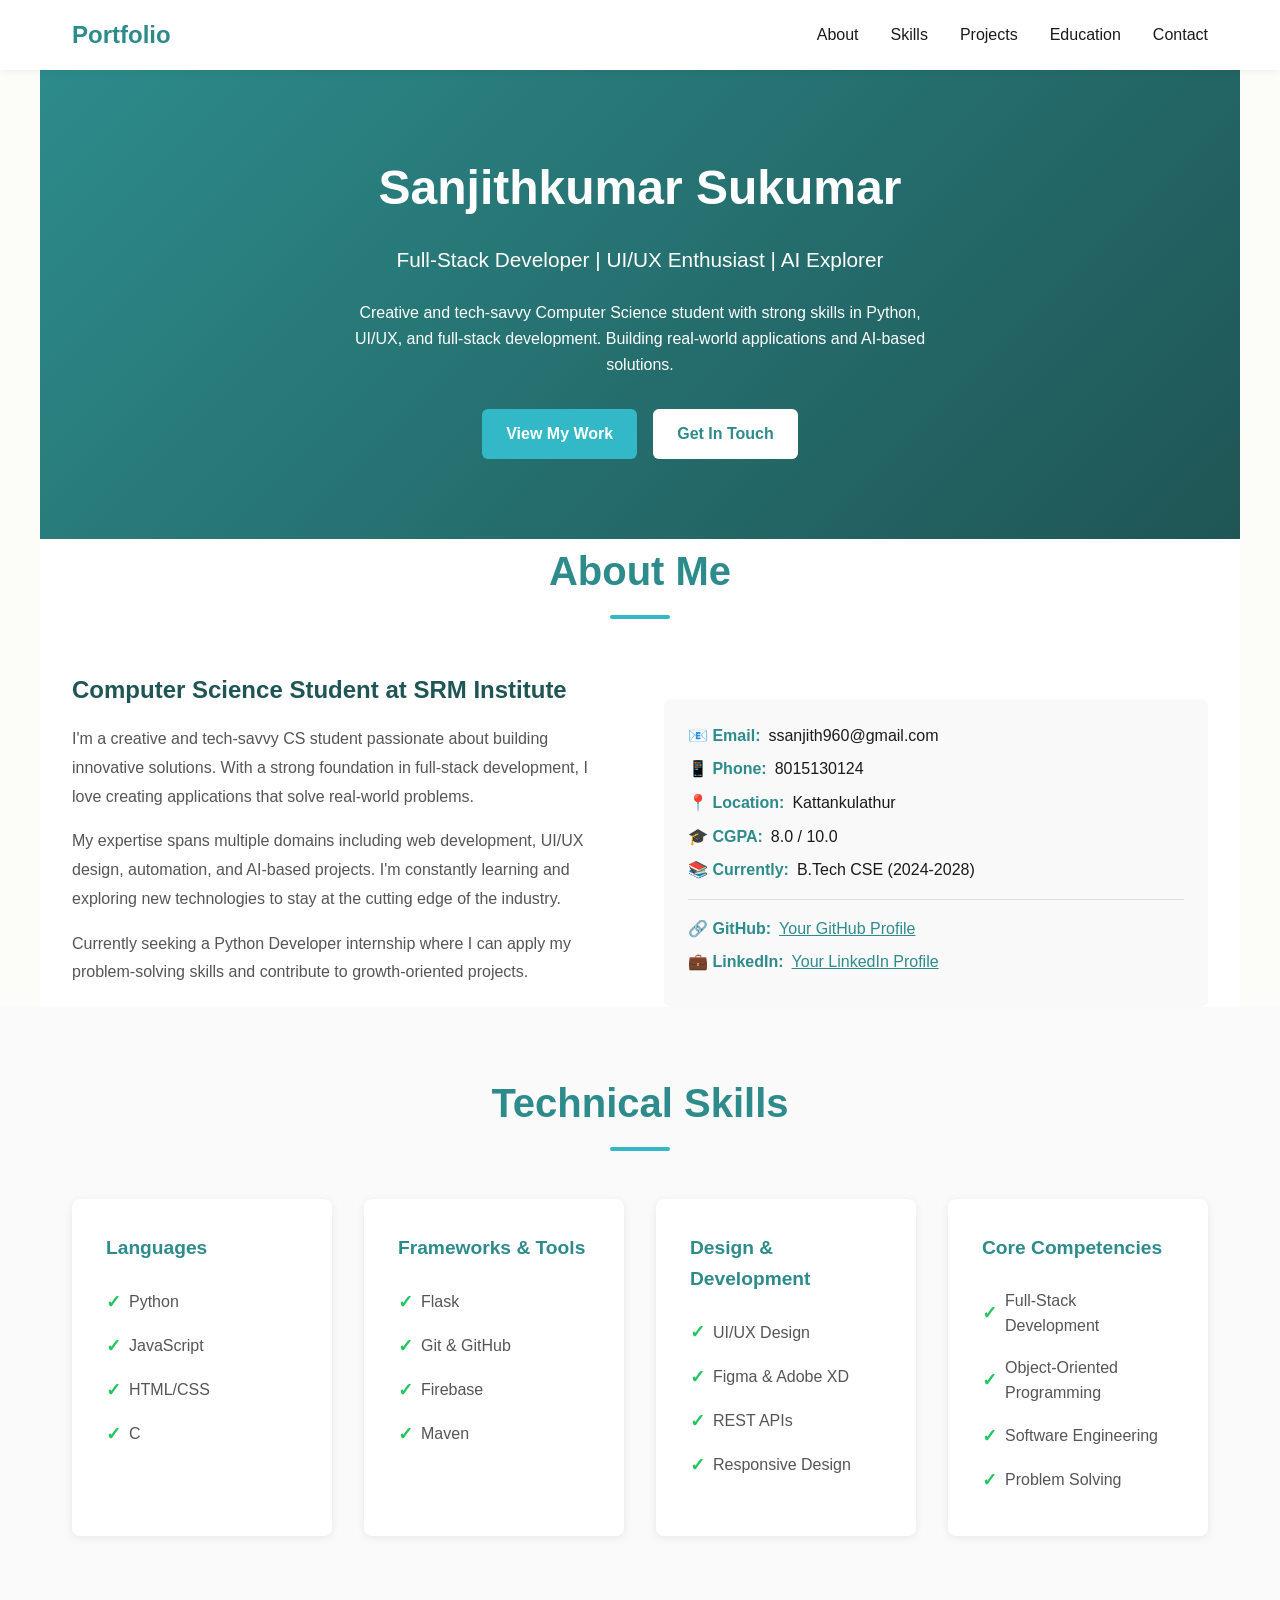
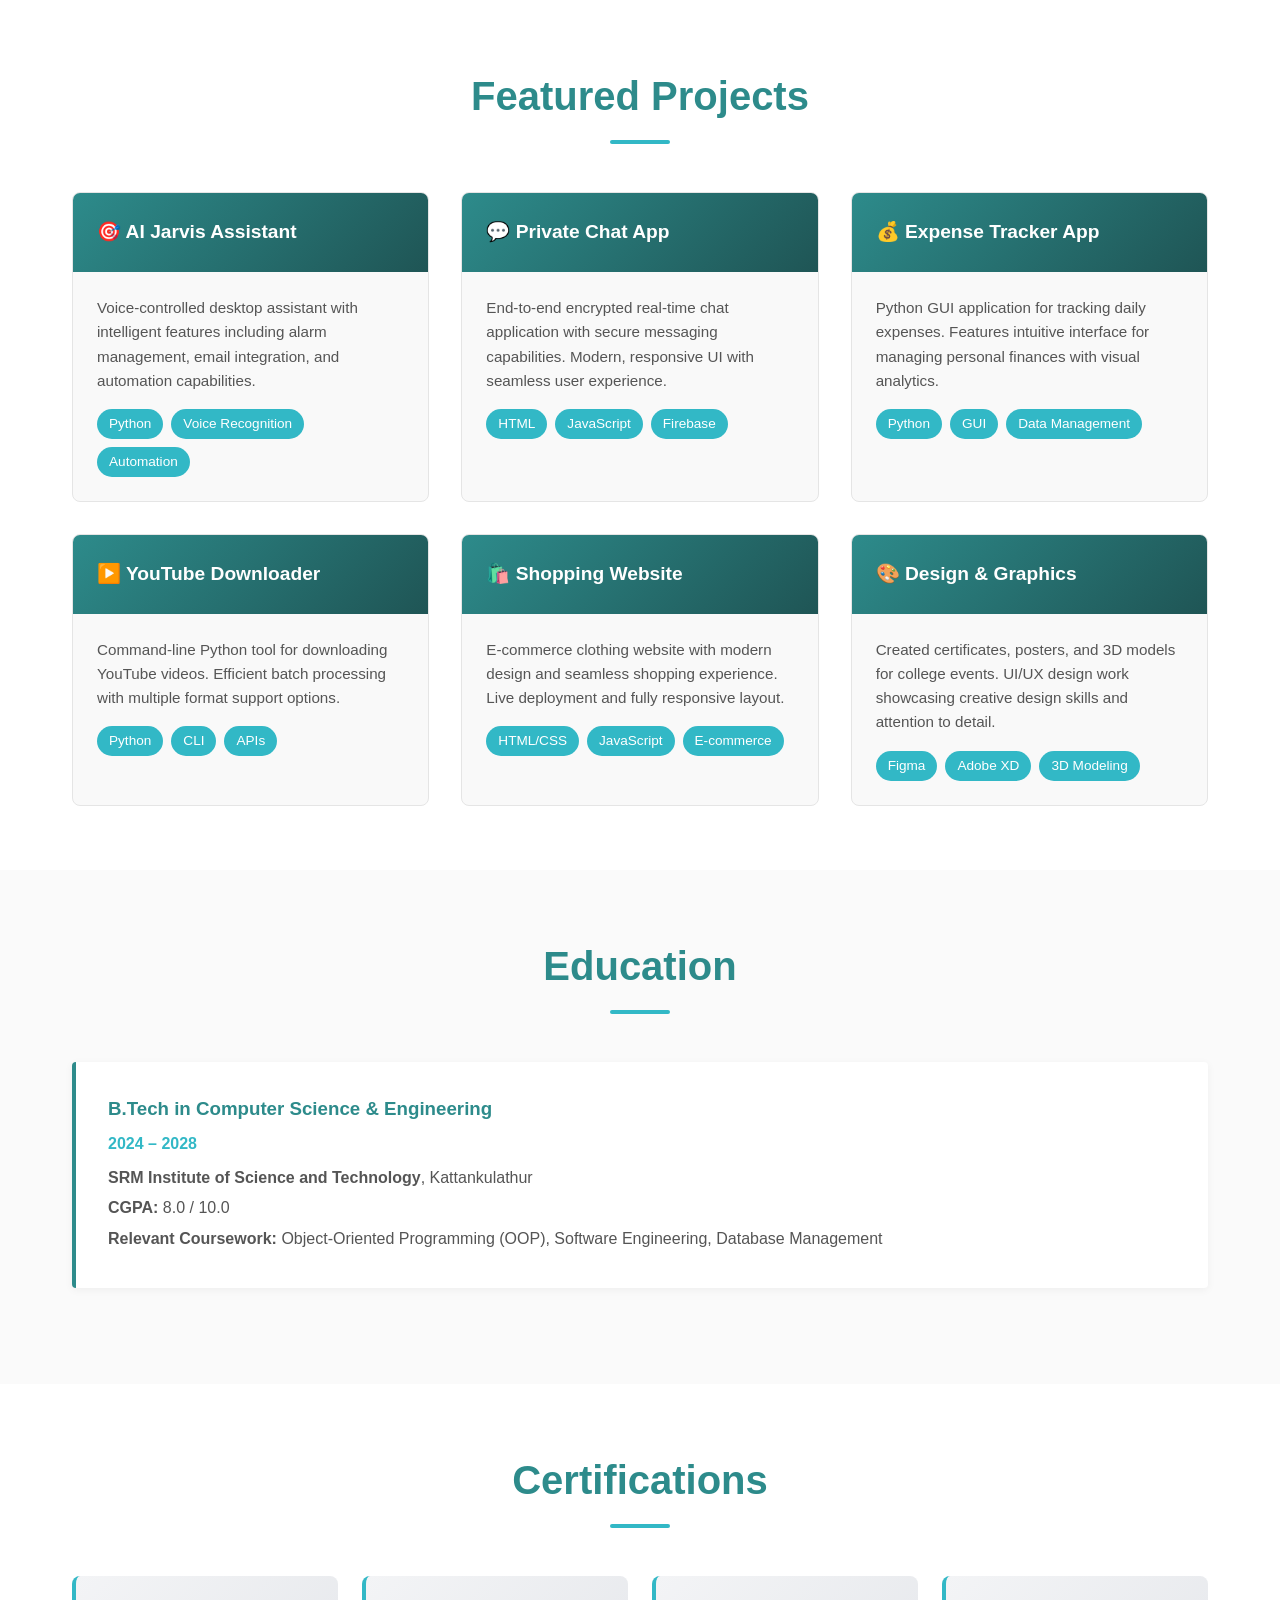
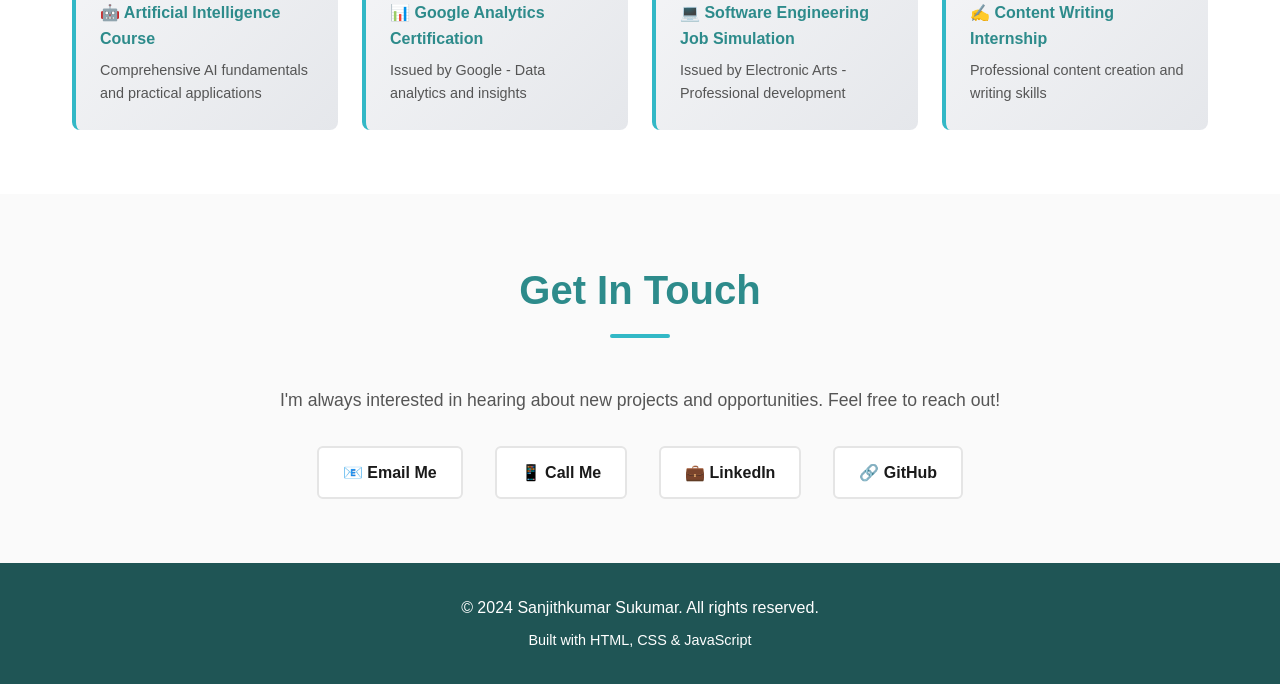
<file: Animated Portfolio Website.html>
<!DOCTYPE html>
<html lang="en">
<head>
    <meta charset="UTF-8">
    <meta name="viewport" content="width=device-width, initial-scale=1.0">
    <title>Sanjithkumar Sukumar - Portfolio</title>
    <style>
        :root {
            --color-primary: #2D8B8B;
            --color-secondary: #1F5555;
            --color-accent: #32B8C6;
            --color-text: #1A1A1A;
            --color-text-light: #555555;
            --color-bg: #FCFCF9;
            --color-surface: #FFFFFF;
            --color-border: #E5E5E5;
            --color-success: #22C55E;
            --color-warning: #F59E0B;
            --font-family: -apple-system, BlinkMacSystemFont, 'Segoe UI', 'Roboto', sans-serif;
            --transition: all 0.3s ease;
        }

        * {
            margin: 0;
            padding: 0;
            box-sizing: border-box;
        }

        body {
            font-family: var(--font-family);
            color: var(--color-text);
            background-color: var(--color-bg);
            line-height: 1.6;
        }

        /* Navigation */
        header {
            background-color: var(--color-surface);
            box-shadow: 0 2px 8px rgba(0,0,0,0.05);
            position: sticky;
            top: 0;
            z-index: 100;
        }

        nav {
            display: flex;
            justify-content: space-between;
            align-items: center;
            padding: 1rem 2rem;
            max-width: 1200px;
            margin: 0 auto;
        }

        .logo {
            font-size: 1.5rem;
            font-weight: 700;
            color: var(--color-primary);
            text-decoration: none;
        }

        .nav-links {
            display: flex;
            gap: 2rem;
            list-style: none;
        }

        .nav-links a {
            text-decoration: none;
            color: var(--color-text);
            font-weight: 500;
            transition: var(--transition);
            position: relative;
        }

        .nav-links a:hover {
            color: var(--color-primary);
        }

        .nav-links a::after {
            content: '';
            position: absolute;
            bottom: -5px;
            left: 0;
            width: 0;
            height: 2px;
            background-color: var(--color-primary);
            transition: var(--transition);
        }

        .nav-links a:hover::after {
            width: 100%;
        }

        /* Hero Section */
        .hero {
            background: linear-gradient(135deg, #2D8B8B 0%, #1F5555 100%);
            color: white;
            padding: 5rem 2rem;
            text-align: center;
            max-width: 1200px;
            margin: 0 auto;
        }

        .hero h1 {
            font-size: 3rem;
            margin-bottom: 1rem;
            font-weight: 700;
        }

        .hero .tagline {
            font-size: 1.3rem;
            margin-bottom: 1.5rem;
            opacity: 0.95;
        }

        .hero .subtitle {
            font-size: 1rem;
            margin-bottom: 2rem;
            opacity: 0.9;
            max-width: 600px;
            margin-left: auto;
            margin-right: auto;
        }

        .cta-buttons {
            display: flex;
            gap: 1rem;
            justify-content: center;
            flex-wrap: wrap;
        }

        .btn {
            padding: 0.75rem 1.5rem;
            border: none;
            border-radius: 6px;
            font-size: 1rem;
            font-weight: 600;
            cursor: pointer;
            transition: var(--transition);
            text-decoration: none;
            display: inline-block;
        }

        .btn-primary {
            background-color: var(--color-accent);
            color: white;
        }

        .btn-primary:hover {
            background-color: #28A8B6;
            transform: translateY(-2px);
            box-shadow: 0 4px 12px rgba(50, 184, 198, 0.3);
        }

        .btn-secondary {
            background-color: white;
            color: var(--color-primary);
            border: 2px solid white;
        }

        .btn-secondary:hover {
            background-color: transparent;
            transform: translateY(-2px);
        }

        /* Container */
        .container {
            max-width: 1200px;
            margin: 0 auto;
            padding: 0 2rem;
        }

        /* Section Styles */
        section {
            padding: 4rem 2rem;
        }

        section h2 {
            font-size: 2.5rem;
            margin-bottom: 3rem;
            text-align: center;
            color: var(--color-primary);
            position: relative;
            padding-bottom: 1rem;
        }

        section h2::after {
            content: '';
            position: absolute;
            bottom: 0;
            left: 50%;
            transform: translateX(-50%);
            width: 60px;
            height: 4px;
            background: var(--color-accent);
            border-radius: 2px;
        }

        /* About Section */
        #about {
            background-color: var(--color-surface);
        }

        .about-content {
            display: grid;
            grid-template-columns: 1fr 1fr;
            gap: 3rem;
            align-items: center;
        }

        .about-text h3 {
            font-size: 1.5rem;
            margin-bottom: 1rem;
            color: var(--color-secondary);
        }

        .about-text p {
            margin-bottom: 1rem;
            color: var(--color-text-light);
            line-height: 1.8;
        }

        .contact-info {
            background-color: #F9F9F9;
            padding: 1.5rem;
            border-radius: 8px;
            margin-top: 2rem;
        }

        .contact-info p {
            margin-bottom: 0.5rem;
            display: flex;
            align-items: center;
            gap: 0.5rem;
        }

        .contact-info strong {
            color: var(--color-primary);
        }

        /* Skills Section */
        #skills {
            background-color: #FAFAFA;
        }

        .skills-grid {
            display: grid;
            grid-template-columns: repeat(auto-fit, minmax(250px, 1fr));
            gap: 2rem;
            margin-top: 2rem;
        }

        .skill-card {
            background-color: var(--color-surface);
            padding: 2rem;
            border-radius: 8px;
            box-shadow: 0 2px 8px rgba(0,0,0,0.08);
            transition: var(--transition);
            border: 2px solid transparent;
        }

        .skill-card:hover {
            transform: translateY(-5px);
            box-shadow: 0 8px 16px rgba(45, 139, 139, 0.15);
            border-color: var(--color-accent);
        }

        .skill-card h3 {
            color: var(--color-primary);
            margin-bottom: 1rem;
            font-size: 1.2rem;
        }

        .skill-list {
            list-style: none;
        }

        .skill-list li {
            padding: 0.5rem 0;
            color: var(--color-text-light);
            display: flex;
            align-items: center;
            gap: 0.5rem;
        }

        .skill-list li::before {
            content: '✓';
            color: var(--color-success);
            font-weight: bold;
            font-size: 1.1rem;
        }

        /* Projects Section */
        #projects {
            background-color: var(--color-surface);
        }

        .projects-grid {
            display: grid;
            grid-template-columns: repeat(auto-fit, minmax(300px, 1fr));
            gap: 2rem;
            margin-top: 2rem;
        }

        .project-card {
            background-color: #F9F9F9;
            border: 1px solid var(--color-border);
            border-radius: 8px;
            overflow: hidden;
            transition: var(--transition);
            display: flex;
            flex-direction: column;
        }

        .project-card:hover {
            box-shadow: 0 8px 16px rgba(45, 139, 139, 0.15);
            transform: translateY(-5px);
        }

        .project-header {
            background: linear-gradient(135deg, #2D8B8B 0%, #1F5555 100%);
            padding: 1.5rem;
            color: white;
        }

        .project-header h3 {
            margin: 0;
            font-size: 1.2rem;
        }

        .project-body {
            padding: 1.5rem;
            flex-grow: 1;
        }

        .project-body p {
            color: var(--color-text-light);
            margin-bottom: 1rem;
            font-size: 0.95rem;
        }

        .project-tech {
            display: flex;
            flex-wrap: wrap;
            gap: 0.5rem;
            margin-top: 1rem;
        }

        .tech-tag {
            background-color: var(--color-accent);
            color: white;
            padding: 0.25rem 0.75rem;
            border-radius: 20px;
            font-size: 0.85rem;
            font-weight: 500;
        }

        /* Education Section */
        #education {
            background-color: #FAFAFA;
        }

        .education-item {
            background-color: var(--color-surface);
            padding: 2rem;
            margin-bottom: 2rem;
            border-left: 4px solid var(--color-primary);
            border-radius: 4px;
            box-shadow: 0 2px 8px rgba(0,0,0,0.05);
        }

        .education-item h3 {
            color: var(--color-primary);
            margin-bottom: 0.5rem;
        }

        .education-item .year {
            color: var(--color-accent);
            font-weight: 600;
            margin-bottom: 0.5rem;
        }

        .education-item p {
            color: var(--color-text-light);
            margin-bottom: 0.3rem;
        }

        /* Certifications Section */
        #certifications {
            background-color: var(--color-surface);
        }

        .certification-list {
            display: grid;
            grid-template-columns: repeat(auto-fit, minmax(250px, 1fr));
            gap: 1.5rem;
            margin-top: 2rem;
        }

        .cert-item {
            background: linear-gradient(135deg, #F3F4F6 0%, #E5E7EB 100%);
            padding: 1.5rem;
            border-radius: 8px;
            border-left: 4px solid var(--color-accent);
            transition: var(--transition);
        }

        .cert-item:hover {
            transform: translateX(5px);
            box-shadow: 0 4px 12px rgba(45, 139, 139, 0.15);
        }

        .cert-item h4 {
            color: var(--color-primary);
            margin-bottom: 0.5rem;
        }

        .cert-item p {
            color: var(--color-text-light);
            font-size: 0.9rem;
        }

        /* Contact Section */
        #contact {
            background-color: #FAFAFA;
            text-align: center;
        }

        .contact-links {
            display: flex;
            gap: 2rem;
            justify-content: center;
            flex-wrap: wrap;
            margin-top: 2rem;
        }

        .contact-link {
            display: inline-flex;
            align-items: center;
            gap: 0.5rem;
            padding: 0.75rem 1.5rem;
            background-color: var(--color-surface);
            border: 2px solid var(--color-border);
            border-radius: 6px;
            text-decoration: none;
            color: var(--color-text);
            font-weight: 600;
            transition: var(--transition);
        }

        .contact-link:hover {
            border-color: var(--color-primary);
            color: var(--color-primary);
            background-color: #F0FFFE;
        }

        /* Footer */
        footer {
            background-color: var(--color-secondary);
            color: white;
            text-align: center;
            padding: 2rem;
        }

        /* ========== ANIMATIONS ========== */

        /* Fade-in animation on scroll */
        @keyframes fadeInUp {
            from {
                opacity: 0;
                transform: translateY(30px);
            }
            to {
                opacity: 1;
                transform: translateY(0);
            }
        }

        @keyframes fadeInDown {
            from {
                opacity: 0;
                transform: translateY(-30px);
            }
            to {
                opacity: 1;
                transform: translateY(0);
            }
        }

        @keyframes fadeInLeft {
            from {
                opacity: 0;
                transform: translateX(-40px);
            }
            to {
                opacity: 1;
                transform: translateX(0);
            }
        }

        @keyframes fadeInRight {
            from {
                opacity: 0;
                transform: translateX(40px);
            }
            to {
                opacity: 1;
                transform: translateX(0);
            }
        }

        /* Scale animation */
        @keyframes scaleIn {
            from {
                opacity: 0;
                transform: scale(0.9);
            }
            to {
                opacity: 1;
                transform: scale(1);
            }
        }

        /* Rotate animation */
        @keyframes rotateIn {
            from {
                opacity: 0;
                transform: rotate(-10deg) scale(0.9);
            }
            to {
                opacity: 1;
                transform: rotate(0deg) scale(1);
            }
        }

        /* Gradient text animation */
        @keyframes gradientShift {
            0% {
                background-position: 0% 50%;
            }
            50% {
                background-position: 100% 50%;
            }
            100% {
                background-position: 0% 50%;
            }
        }

        /* Floating animation */
        @keyframes float {
            0%, 100% {
                transform: translateY(0px);
            }
            50% {
                transform: translateY(-10px);
            }
        }

        /* Glow animation */
        @keyframes glow {
            0%, 100% {
                box-shadow: 0 0 5px rgba(45, 139, 139, 0.3);
            }
            50% {
                box-shadow: 0 0 20px rgba(50, 184, 198, 0.6);
            }
        }

        /* Pulse animation */
        @keyframes pulse {
            0%, 100% {
                opacity: 1;
            }
            50% {
                opacity: 0.7;
            }
        }

        /* Slide in animation */
        @keyframes slideInUp {
            from {
                transform: translateY(100%);
                opacity: 0;
            }
            to {
                transform: translateY(0);
                opacity: 1;
            }
        }

        /* Bounce animation */
        @keyframes bounce {
            0%, 100% {
                transform: translateY(0);
            }
            50% {
                transform: translateY(-10px);
            }
        }

        /* Animation utility classes */
        .fade-in-up {
            animation: fadeInUp 0.8s ease-out forwards;
        }

        .fade-in-down {
            animation: fadeInDown 0.8s ease-out forwards;
        }

        .fade-in-left {
            animation: fadeInLeft 0.8s ease-out forwards;
        }

        .fade-in-right {
            animation: fadeInRight 0.8s ease-out forwards;
        }

        .scale-in {
            animation: scaleIn 0.8s ease-out forwards;
        }

        .rotate-in {
            animation: rotateIn 0.8s ease-out forwards;
        }

        .float-animation {
            animation: float 3s ease-in-out infinite;
        }

        .glow-animation {
            animation: glow 2s ease-in-out infinite;
        }

        .pulse-animation {
            animation: pulse 2s ease-in-out infinite;
        }

        .bounce-animation {
            animation: bounce 2s ease-in-out infinite;
        }

        /* Staggered animations */
        .stagger-1 { animation-delay: 0.1s; }
        .stagger-2 { animation-delay: 0.2s; }
        .stagger-3 { animation-delay: 0.3s; }
        .stagger-4 { animation-delay: 0.4s; }
        .stagger-5 { animation-delay: 0.5s; }
        .stagger-6 { animation-delay: 0.6s; }

        /* Enhanced hover animations */
        .skill-card {
            background-color: var(--color-surface);
            padding: 2rem;
            border-radius: 8px;
            box-shadow: 0 2px 8px rgba(0,0,0,0.08);
            transition: var(--transition);
            border: 2px solid transparent;
            animation: slideInUp 0.6s ease-out forwards;
            opacity: 0;
        }

        .project-card {
            background-color: #F9F9F9;
            border: 1px solid var(--color-border);
            border-radius: 8px;
            overflow: hidden;
            transition: var(--transition);
            display: flex;
            flex-direction: column;
            animation: fadeInUp 0.8s ease-out forwards;
            opacity: 0;
        }

        .education-item {
            background-color: var(--color-surface);
            padding: 2rem;
            margin-bottom: 2rem;
            border-left: 4px solid var(--color-primary);
            border-radius: 4px;
            box-shadow: 0 2px 8px rgba(0,0,0,0.05);
            animation: fadeInLeft 0.8s ease-out forwards;
            opacity: 0;
        }

        .cert-item {
            background: linear-gradient(135deg, #F3F4F6 0%, #E5E7EB 100%);
            padding: 1.5rem;
            border-radius: 8px;
            border-left: 4px solid var(--color-accent);
            transition: var(--transition);
            animation: scaleIn 0.6s ease-out forwards;
            opacity: 0;
        }

        /* Hero section animation */
        .hero h1 {
            font-size: 3rem;
            margin-bottom: 1rem;
            font-weight: 700;
            animation: fadeInDown 0.8s ease-out 0.2s forwards;
            opacity: 0;
        }

        .hero .tagline {
            font-size: 1.3rem;
            margin-bottom: 1.5rem;
            opacity: 0.95;
            animation: fadeInUp 0.8s ease-out 0.4s forwards;
            opacity: 0;
        }

        .hero .subtitle {
            font-size: 1rem;
            margin-bottom: 2rem;
            opacity: 0.9;
            max-width: 600px;
            margin-left: auto;
            margin-right: auto;
            animation: fadeInUp 0.8s ease-out 0.6s forwards;
            opacity: 0;
        }

        .cta-buttons {
            display: flex;
            gap: 1rem;
            justify-content: center;
            flex-wrap: wrap;
            animation: fadeInUp 0.8s ease-out 0.8s forwards;
            opacity: 0;
        }

        .btn {
            padding: 0.75rem 1.5rem;
            border: none;
            border-radius: 6px;
            font-size: 1rem;
            font-weight: 600;
            cursor: pointer;
            transition: var(--transition);
            text-decoration: none;
            display: inline-block;
            position: relative;
            overflow: hidden;
        }

        .btn::before {
            content: '';
            position: absolute;
            top: 50%;
            left: 50%;
            width: 0;
            height: 0;
            border-radius: 50%;
            background: rgba(255, 255, 255, 0.3);
            transform: translate(-50%, -50%);
            transition: width 0.6s, height 0.6s;
        }

        .btn:hover::before {
            width: 300px;
            height: 300px;
        }

        /* Card hover lift effect */
        .skill-card:hover,
        .project-card:hover,
        .cert-item:hover {
            transform: translateY(-8px);
        }

        /* Responsive Design */
        @media (max-width: 768px) {

        /* ========== ANIMATIONS ========== */

        /* Fade-in animation on scroll */
        @keyframes fadeInUp {
            from {
                opacity: 0;
                transform: translateY(30px);
            }
            to {
                opacity: 1;
                transform: translateY(0);
            }
        }

        @keyframes fadeInDown {
            from {
                opacity: 0;
                transform: translateY(-30px);
            }
            to {
                opacity: 1;
                transform: translateY(0);
            }
        }

        @keyframes fadeInLeft {
            from {
                opacity: 0;
                transform: translateX(-40px);
            }
            to {
                opacity: 1;
                transform: translateX(0);
            }
        }

        @keyframes fadeInRight {
            from {
                opacity: 0;
                transform: translateX(40px);
            }
            to {
                opacity: 1;
                transform: translateX(0);
            }
        }

        /* Scale animation */
        @keyframes scaleIn {
            from {
                opacity: 0;
                transform: scale(0.9);
            }
            to {
                opacity: 1;
                transform: scale(1);
            }
        }

        /* Rotate animation */
        @keyframes rotateIn {
            from {
                opacity: 0;
                transform: rotate(-10deg) scale(0.9);
            }
            to {
                opacity: 1;
                transform: rotate(0deg) scale(1);
            }
        }

        /* Gradient text animation */
        @keyframes gradientShift {
            0% {
                background-position: 0% 50%;
            }
            50% {
                background-position: 100% 50%;
            }
            100% {
                background-position: 0% 50%;
            }
        }

        /* Floating animation */
        @keyframes float {
            0%, 100% {
                transform: translateY(0px);
            }
            50% {
                transform: translateY(-10px);
            }
        }

        /* Glow animation */
        @keyframes glow {
            0%, 100% {
                box-shadow: 0 0 5px rgba(45, 139, 139, 0.3);
            }
            50% {
                box-shadow: 0 0 20px rgba(50, 184, 198, 0.6);
            }
        }

        /* Pulse animation */
        @keyframes pulse {
            0%, 100% {
                opacity: 1;
            }
            50% {
                opacity: 0.7;
            }
        }

        /* Slide in animation */
        @keyframes slideInUp {
            from {
                transform: translateY(100%);
                opacity: 0;
            }
            to {
                transform: translateY(0);
                opacity: 1;
            }
        }

        /* Bounce animation */
        @keyframes bounce {
            0%, 100% {
                transform: translateY(0);
            }
            50% {
                transform: translateY(-10px);
            }
        }

        /* Animation utility classes */
        .fade-in-up {
            animation: fadeInUp 0.8s ease-out forwards;
        }

        .fade-in-down {
            animation: fadeInDown 0.8s ease-out forwards;
        }

        .fade-in-left {
            animation: fadeInLeft 0.8s ease-out forwards;
        }

        .fade-in-right {
            animation: fadeInRight 0.8s ease-out forwards;
        }

        .scale-in {
            animation: scaleIn 0.8s ease-out forwards;
        }

        .rotate-in {
            animation: rotateIn 0.8s ease-out forwards;
        }

        .float-animation {
            animation: float 3s ease-in-out infinite;
        }

        .glow-animation {
            animation: glow 2s ease-in-out infinite;
        }

        .pulse-animation {
            animation: pulse 2s ease-in-out infinite;
        }

        .bounce-animation {
            animation: bounce 2s ease-in-out infinite;
        }

        /* Staggered animations */
        .stagger-1 { animation-delay: 0.1s; }
        .stagger-2 { animation-delay: 0.2s; }
        .stagger-3 { animation-delay: 0.3s; }
        .stagger-4 { animation-delay: 0.4s; }
        .stagger-5 { animation-delay: 0.5s; }
        .stagger-6 { animation-delay: 0.6s; }

        /* Enhanced hover animations */
        .skill-card {
            background-color: var(--color-surface);
            padding: 2rem;
            border-radius: 8px;
            box-shadow: 0 2px 8px rgba(0,0,0,0.08);
            transition: var(--transition);
            border: 2px solid transparent;
            animation: slideInUp 0.6s ease-out forwards;
            opacity: 0;
        }

        .project-card {
            background-color: #F9F9F9;
            border: 1px solid var(--color-border);
            border-radius: 8px;
            overflow: hidden;
            transition: var(--transition);
            display: flex;
            flex-direction: column;
            animation: fadeInUp 0.8s ease-out forwards;
            opacity: 0;
        }

        .education-item {
            background-color: var(--color-surface);
            padding: 2rem;
            margin-bottom: 2rem;
            border-left: 4px solid var(--color-primary);
            border-radius: 4px;
            box-shadow: 0 2px 8px rgba(0,0,0,0.05);
            animation: fadeInLeft 0.8s ease-out forwards;
            opacity: 0;
        }

        .cert-item {
            background: linear-gradient(135deg, #F3F4F6 0%, #E5E7EB 100%);
            padding: 1.5rem;
            border-radius: 8px;
            border-left: 4px solid var(--color-accent);
            transition: var(--transition);
            animation: scaleIn 0.6s ease-out forwards;
            opacity: 0;
        }

        /* Hero section animation */
        .hero h1 {
            font-size: 3rem;
            margin-bottom: 1rem;
            font-weight: 700;
            animation: fadeInDown 0.8s ease-out 0.2s forwards;
            opacity: 0;
        }

        .hero .tagline {
            font-size: 1.3rem;
            margin-bottom: 1.5rem;
            opacity: 0.95;
            animation: fadeInUp 0.8s ease-out 0.4s forwards;
            opacity: 0;
        }

        .hero .subtitle {
            font-size: 1rem;
            margin-bottom: 2rem;
            opacity: 0.9;
            max-width: 600px;
            margin-left: auto;
            margin-right: auto;
            animation: fadeInUp 0.8s ease-out 0.6s forwards;
            opacity: 0;
        }

        .cta-buttons {
            display: flex;
            gap: 1rem;
            justify-content: center;
            flex-wrap: wrap;
            animation: fadeInUp 0.8s ease-out 0.8s forwards;
            opacity: 0;
        }

        .btn {
            padding: 0.75rem 1.5rem;
            border: none;
            border-radius: 6px;
            font-size: 1rem;
            font-weight: 600;
            cursor: pointer;
            transition: var(--transition);
            text-decoration: none;
            display: inline-block;
            position: relative;
            overflow: hidden;
        }

        .btn::before {
            content: '';
            position: absolute;
            top: 50%;
            left: 50%;
            width: 0;
            height: 0;
            border-radius: 50%;
            background: rgba(255, 255, 255, 0.3);
            transform: translate(-50%, -50%);
            transition: width 0.6s, height 0.6s;
        }

        .btn:hover::before {
            width: 300px;
            height: 300px;
        }

        /* Card hover lift effect */
        .skill-card:hover,
        .project-card:hover,
        .cert-item:hover {
            transform: translateY(-8px);
        }

        /* Responsive Design */
        @media (max-width: 768px) {
            .nav-links {
                gap: 1rem;
            }

            .hero h1 {
                font-size: 2rem;
            }

            .hero .tagline {
                font-size: 1.1rem;
            }

            .about-content {
                grid-template-columns: 1fr;
            }

            section h2 {
                font-size: 2rem;
            }

            .cta-buttons {
                flex-direction: column;
                align-items: center;
            }

            .btn {
                width: 100%;
                max-width: 300px;
            }

            .contact-links {
                flex-direction: column;
                gap: 1rem;
            }

            .contact-link {
                width: 100%;
                justify-content: center;
            }
        }

        @media (max-width: 480px) {
            nav {
                padding: 1rem;
            }

            .logo {
                font-size: 1.2rem;
            }

            .nav-links {
                gap: 0.5rem;
                font-size: 0.9rem;
            }

            section {
                padding: 2rem 1rem;
            }

            .hero {
                padding: 3rem 1rem;
            }

            .hero h1 {
                font-size: 1.5rem;
            }
        }
    </style>
</head>
<body>
    <!-- Navigation -->
    <header>
        <nav>
            <a href="#home" class="logo">Portfolio</a>
            <ul class="nav-links">
                <li><a href="#about">About</a></li>
                <li><a href="#skills">Skills</a></li>
                <li><a href="#projects">Projects</a></li>
                <li><a href="#education">Education</a></li>
                <li><a href="#contact">Contact</a></li>
            </ul>
        </nav>
    </header>

    <!-- Hero Section -->
    <section id="home" class="hero">
        <h1>Sanjithkumar Sukumar</h1>
        <p class="tagline">Full-Stack Developer | UI/UX Enthusiast | AI Explorer</p>
        <p class="subtitle">Creative and tech-savvy Computer Science student with strong skills in Python, UI/UX, and full-stack development. Building real-world applications and AI-based solutions.</p>
        <div class="cta-buttons">
            <a href="#projects" class="btn btn-primary">View My Work</a>
            <a href="#contact" class="btn btn-secondary">Get In Touch</a>
        </div>
    </section>

    <!-- About Section -->
    <section id="about" class="container">
        <h2>About Me</h2>
        <div class="about-content">
            <div class="about-text">
                <h3>Computer Science Student at SRM Institute</h3>
                <p>I'm a creative and tech-savvy CS student passionate about building innovative solutions. With a strong foundation in full-stack development, I love creating applications that solve real-world problems.</p>
                <p>My expertise spans multiple domains including web development, UI/UX design, automation, and AI-based projects. I'm constantly learning and exploring new technologies to stay at the cutting edge of the industry.</p>
                <p>Currently seeking a Python Developer internship where I can apply my problem-solving skills and contribute to growth-oriented projects.</p>
            </div>
            <div class="contact-info">
                <p><strong>📧 Email:</strong> ssanjith960@gmail.com</p>
                <p><strong>📱 Phone:</strong> 8015130124</p>
                <p><strong>📍 Location:</strong> Kattankulathur</p>
                <p><strong>🎓 CGPA:</strong> 8.0 / 10.0</p>
                <p><strong>📚 Currently:</strong> B.Tech CSE (2024-2028)</p>
                <hr style="margin: 1rem 0; border: none; border-top: 1px solid #DDD;">
                <p><strong>🔗 GitHub:</strong> <a href="#" style="color: var(--color-primary);">Your GitHub Profile</a></p>
                <p><strong>💼 LinkedIn:</strong> <a href="#" style="color: var(--color-primary);">Your LinkedIn Profile</a></p>
            </div>
        </div>
    </section>

    <!-- Skills Section -->
    <section id="skills">
        <div class="container">
            <h2>Technical Skills</h2>
            <div class="skills-grid">
                <div class="skill-card">
                    <h3>Languages</h3>
                    <ul class="skill-list">
                        <li>Python</li>
                        <li>JavaScript</li>
                        <li>HTML/CSS</li>
                        <li>C</li>
                    </ul>
                </div>
                <div class="skill-card">
                    <h3>Frameworks & Tools</h3>
                    <ul class="skill-list">
                        <li>Flask</li>
                        <li>Git & GitHub</li>
                        <li>Firebase</li>
                        <li>Maven</li>
                    </ul>
                </div>
                <div class="skill-card">
                    <h3>Design & Development</h3>
                    <ul class="skill-list">
                        <li>UI/UX Design</li>
                        <li>Figma & Adobe XD</li>
                        <li>REST APIs</li>
                        <li>Responsive Design</li>
                    </ul>
                </div>
                <div class="skill-card">
                    <h3>Core Competencies</h3>
                    <ul class="skill-list">
                        <li>Full-Stack Development</li>
                        <li>Object-Oriented Programming</li>
                        <li>Software Engineering</li>
                        <li>Problem Solving</li>
                    </ul>
                </div>
            </div>
        </div>
    </section>

    <!-- Projects Section -->
    <section id="projects">
        <div class="container">
            <h2>Featured Projects</h2>
            <div class="projects-grid">
                <div class="project-card">
                    <div class="project-header">
                        <h3>🎯 AI Jarvis Assistant</h3>
                    </div>
                    <div class="project-body">
                        <p>Voice-controlled desktop assistant with intelligent features including alarm management, email integration, and automation capabilities.</p>
                        <div class="project-tech">
                            <span class="tech-tag">Python</span>
                            <span class="tech-tag">Voice Recognition</span>
                            <span class="tech-tag">Automation</span>
                        </div>
                    </div>
                </div>

                <div class="project-card">
                    <div class="project-header">
                        <h3>💬 Private Chat App</h3>
                    </div>
                    <div class="project-body">
                        <p>End-to-end encrypted real-time chat application with secure messaging capabilities. Modern, responsive UI with seamless user experience.</p>
                        <div class="project-tech">
                            <span class="tech-tag">HTML</span>
                            <span class="tech-tag">JavaScript</span>
                            <span class="tech-tag">Firebase</span>
                        </div>
                    </div>
                </div>

                <div class="project-card">
                    <div class="project-header">
                        <h3>💰 Expense Tracker App</h3>
                    </div>
                    <div class="project-body">
                        <p>Python GUI application for tracking daily expenses. Features intuitive interface for managing personal finances with visual analytics.</p>
                        <div class="project-tech">
                            <span class="tech-tag">Python</span>
                            <span class="tech-tag">GUI</span>
                            <span class="tech-tag">Data Management</span>
                        </div>
                    </div>
                </div>

                <div class="project-card">
                    <div class="project-header">
                        <h3>▶️ YouTube Downloader</h3>
                    </div>
                    <div class="project-body">
                        <p>Command-line Python tool for downloading YouTube videos. Efficient batch processing with multiple format support options.</p>
                        <div class="project-tech">
                            <span class="tech-tag">Python</span>
                            <span class="tech-tag">CLI</span>
                            <span class="tech-tag">APIs</span>
                        </div>
                    </div>
                </div>

                <div class="project-card">
                    <div class="project-header">
                        <h3>🛍️ Shopping Website</h3>
                    </div>
                    <div class="project-body">
                        <p>E-commerce clothing website with modern design and seamless shopping experience. Live deployment and fully responsive layout.</p>
                        <div class="project-tech">
                            <span class="tech-tag">HTML/CSS</span>
                            <span class="tech-tag">JavaScript</span>
                            <span class="tech-tag">E-commerce</span>
                        </div>
                    </div>
                </div>

                <div class="project-card">
                    <div class="project-header">
                        <h3>🎨 Design & Graphics</h3>
                    </div>
                    <div class="project-body">
                        <p>Created certificates, posters, and 3D models for college events. UI/UX design work showcasing creative design skills and attention to detail.</p>
                        <div class="project-tech">
                            <span class="tech-tag">Figma</span>
                            <span class="tech-tag">Adobe XD</span>
                            <span class="tech-tag">3D Modeling</span>
                        </div>
                    </div>
                </div>
            </div>
        </div>
    </section>

    <!-- Education Section -->
    <section id="education">
        <div class="container">
            <h2>Education</h2>
            <div class="education-item">
                <h3>B.Tech in Computer Science &amp; Engineering</h3>
                <p class="year">2024 – 2028</p>
                <p><strong>SRM Institute of Science and Technology</strong>, Kattankulathur</p>
                <p><strong>CGPA:</strong> 8.0 / 10.0</p>
                <p><strong>Relevant Coursework:</strong> Object-Oriented Programming (OOP), Software Engineering, Database Management</p>
            </div>
        </div>
    </section>

    <!-- Certifications Section -->
    <section id="certifications">
        <div class="container">
            <h2>Certifications</h2>
            <div class="certification-list">
                <div class="cert-item">
                    <h4>🤖 Artificial Intelligence Course</h4>
                    <p>Comprehensive AI fundamentals and practical applications</p>
                </div>
                <div class="cert-item">
                    <h4>📊 Google Analytics Certification</h4>
                    <p>Issued by Google - Data analytics and insights</p>
                </div>
                <div class="cert-item">
                    <h4>💻 Software Engineering Job Simulation</h4>
                    <p>Issued by Electronic Arts - Professional development</p>
                </div>
                <div class="cert-item">
                    <h4>✍️ Content Writing Internship</h4>
                    <p>Professional content creation and writing skills</p>
                </div>
            </div>
        </div>
    </section>

    <!-- Contact Section -->
    <section id="contact">
        <div class="container">
            <h2>Get In Touch</h2>
            <p style="font-size: 1.1rem; color: var(--color-text-light); margin-bottom: 2rem;">I'm always interested in hearing about new projects and opportunities. Feel free to reach out!</p>
            <div class="contact-links">
                <a href="mailto:ssanjith960@gmail.com" class="contact-link">📧 Email Me</a>
                <a href="tel:8015130124" class="contact-link">📱 Call Me</a>
                <a href="#" class="contact-link">💼 LinkedIn</a>
                <a href="#" class="contact-link">🔗 GitHub</a>
            </div>
        </div>
    </section>

    <!-- Footer -->
    <footer>
        <p>&copy; 2024 Sanjithkumar Sukumar. All rights reserved.</p>
        <p style="font-size: 0.9rem; margin-top: 0.5rem;">Built with HTML, CSS &amp; JavaScript</p>
    </footer>

    <script>
        // Smooth scrolling for navigation links
        document.querySelectorAll('a[href^="#"]').forEach(anchor => {
            anchor.addEventListener('click', function (e) {
                e.preventDefault();
                const target = document.querySelector(this.getAttribute('href'));
                if (target) {
                    target.scrollIntoView({
                        behavior: 'smooth',
                        block: 'start'
                    });
                }
            });
        });

        // Add active class to nav links on scroll
        window.addEventListener('scroll', () => {
            const sections = document.querySelectorAll('section');
            const navLinks = document.querySelectorAll('.nav-links a');

            sections.forEach(section => {
                const sectionTop = section.offsetTop - 100;
                const sectionBottom = sectionTop + section.offsetHeight;

                if (window.scrollY >= sectionTop && window.scrollY < sectionBottom) {
                    navLinks.forEach(link => {
                        link.style.color = 'var(--color-text)';
                    });
                    const activeLink = document.querySelector(`.nav-links a[href="#${section.id}"]`);
                    if (activeLink) {
                        activeLink.style.color = 'var(--color-primary)';
                    }
                }
            });
        });

        // Intersection Observer for scroll animations
        const observerOptions = {
            threshold: 0.1,
            rootMargin: '0px 0px -50px 0px'
        };

        const observer = new IntersectionObserver((entries) => {
            entries.forEach((entry, index) => {
                if (entry.isIntersecting) {
                    // Add staggered animations
                    setTimeout(() => {
                        entry.target.style.opacity = '1';
                    }, index * 100);
                    
                    // Add glow effect to cards on scroll
                    if (entry.target.classList.contains('skill-card')) {
                        entry.target.style.animation = `slideInUp 0.6s ease-out forwards`;
                        entry.target.style.animationDelay = `${index * 0.1}s`;
                    } else if (entry.target.classList.contains('project-card')) {
                        entry.target.style.animation = `fadeInUp 0.8s ease-out forwards`;
                        entry.target.style.animationDelay = `${index * 0.15}s`;
                    } else if (entry.target.classList.contains('education-item')) {
                        entry.target.style.animation = `fadeInLeft 0.8s ease-out forwards`;
                        entry.target.style.animationDelay = `${index * 0.15}s`;
                    } else if (entry.target.classList.contains('cert-item')) {
                        entry.target.style.animation = `scaleIn 0.6s ease-out forwards`;
                        entry.target.style.animationDelay = `${index * 0.1}s`;
                    }
                    
                    observer.unobserve(entry.target);
                }
            });
        }, observerOptions);

        // Observe all animated elements
        document.querySelectorAll('.skill-card, .project-card, .education-item, .cert-item').forEach(el => {
            observer.observe(el);
        });

        // Parallax effect on scroll
        window.addEventListener('scroll', () => {
            const scrolled = window.pageYOffset;
            const hero = document.querySelector('.hero');
            if (hero) {
                hero.style.backgroundPosition = `center ${scrolled * 0.5}px`;
            }
        });

        // Button ripple effect
        document.querySelectorAll('.btn').forEach(btn => {
            btn.addEventListener('mousemove', (e) => {
                const rect = btn.getBoundingClientRect();
                const x = e.clientX - rect.left;
                const y = e.clientY - rect.top;
                
                const ripple = document.createElement('span');
                ripple.style.position = 'absolute';
                ripple.style.left = x + 'px';
                ripple.style.top = y + 'px';
                ripple.style.width = '0';
                ripple.style.height = '0';
                ripple.style.background = 'rgba(255, 255, 255, 0.4)';
                ripple.style.borderRadius = '50%';
                ripple.style.pointerEvents = 'none';
                ripple.style.animation = 'ripple-animation 0.6s ease-out forwards';
                ripple.style.transform = 'translate(-50%, -50%)';
                
                btn.appendChild(ripple);
                setTimeout(() => ripple.remove(), 600);
            });
        });

        // Mouse follow effect on cards
        document.querySelectorAll('.skill-card, .project-card, .cert-item').forEach(card => {
            card.addEventListener('mousemove', (e) => {
                const rect = card.getBoundingClientRect();
                const x = e.clientX - rect.left;
                const y = e.clientY - rect.top;
                
                const rotateX = (y - rect.height / 2) / 10;
                const rotateY = (x - rect.width / 2) / 10;
                
                card.style.transform = `perspective(1000px) rotateX(${rotateX}deg) rotateY(${rotateY}deg) translateZ(10px) translateY(-8px)`;
            });
            
            card.addEventListener('mouseleave', () => {
                card.style.transform = 'perspective(1000px) rotateX(0) rotateY(0) translateZ(0) translateY(-8px)';
            });
        });

        // Add ripple animation to stylesheet
        const style = document.createElement('style');
        style.textContent = `
            @keyframes ripple-animation {
                to {
                    width: 400px;
                    height: 400px;
                    opacity: 0;
                }
            }
        `;
        document.head.appendChild(style);

        // Text reveal animation on hover
        document.querySelectorAll('h2, h3, h4').forEach(heading => {
            heading.style.overflow = 'hidden';
            heading.addEventListener('mouseenter', () => {
                heading.style.animation = 'none';
                setTimeout(() => {
                    heading.style.animation = 'fadeInDown 0.5s ease-out';
                }, 10);
            });
        });
    </script>
</body>
</html>
</file>
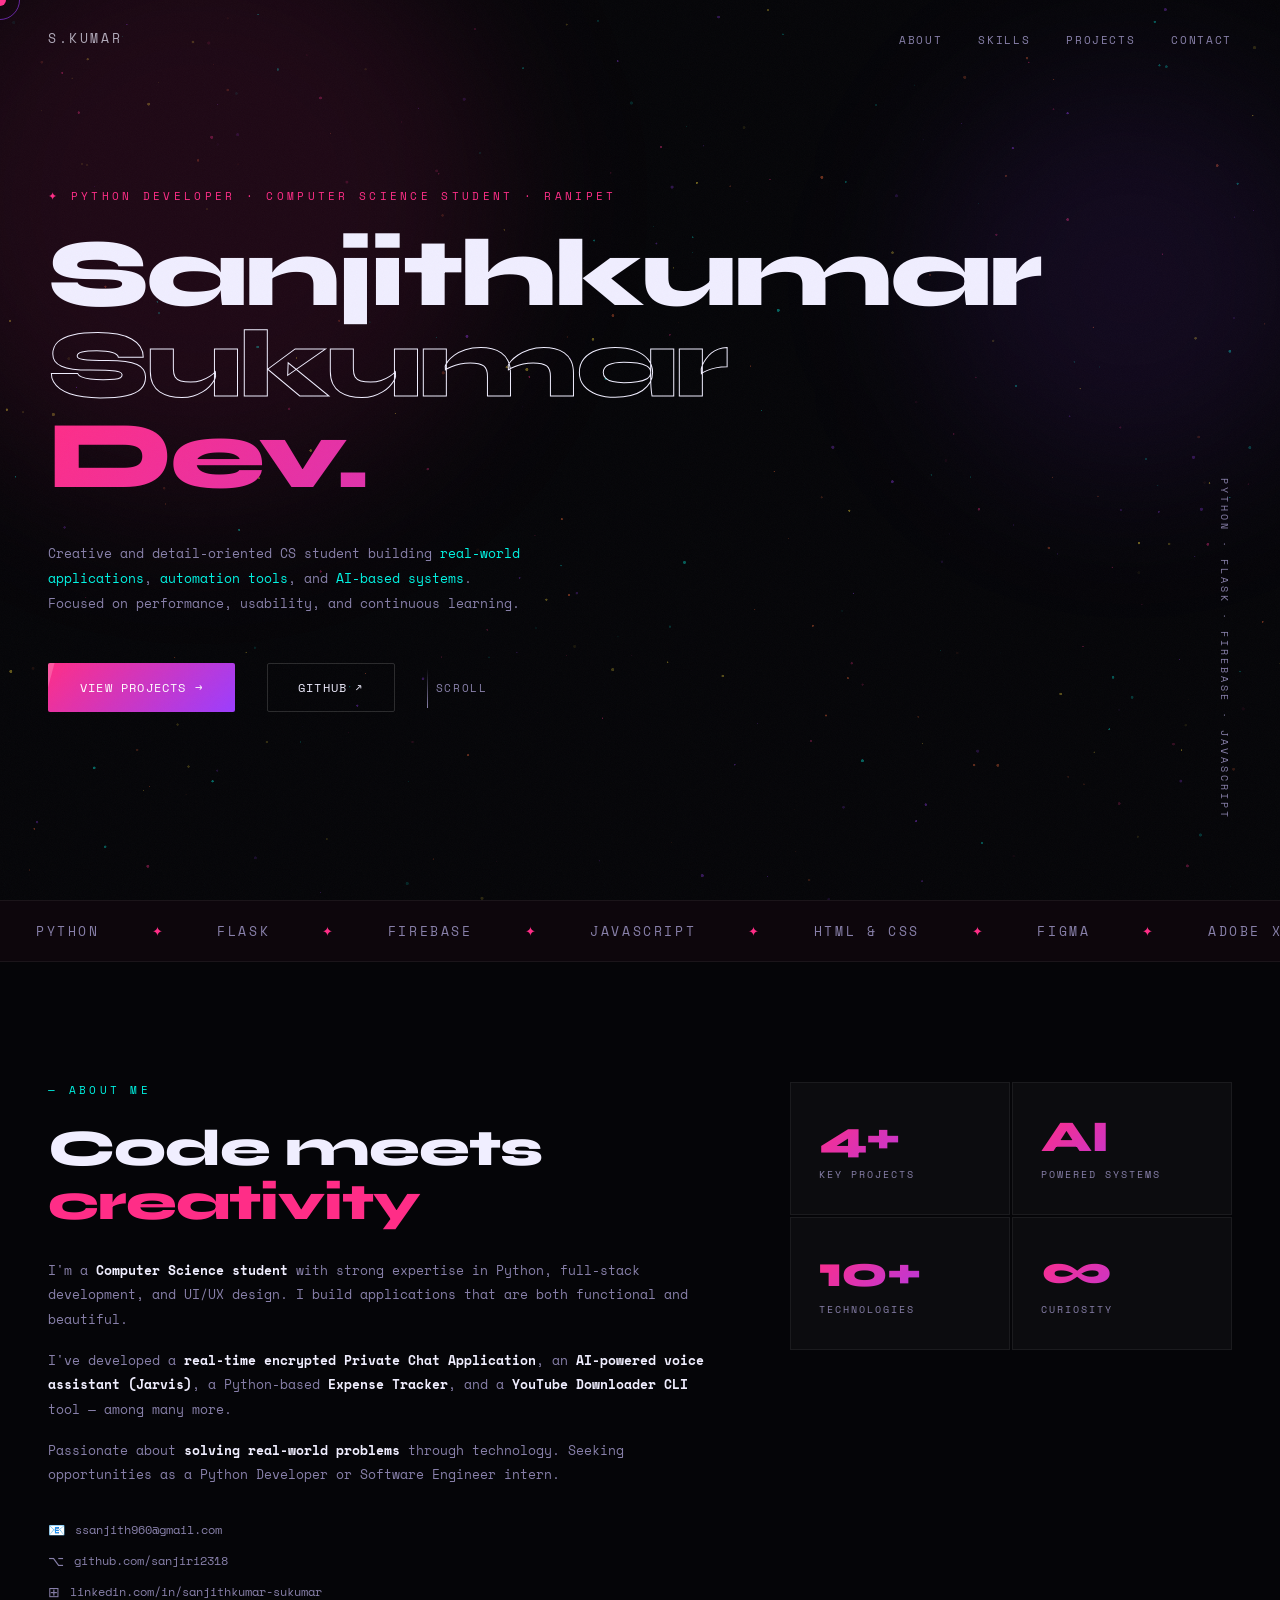
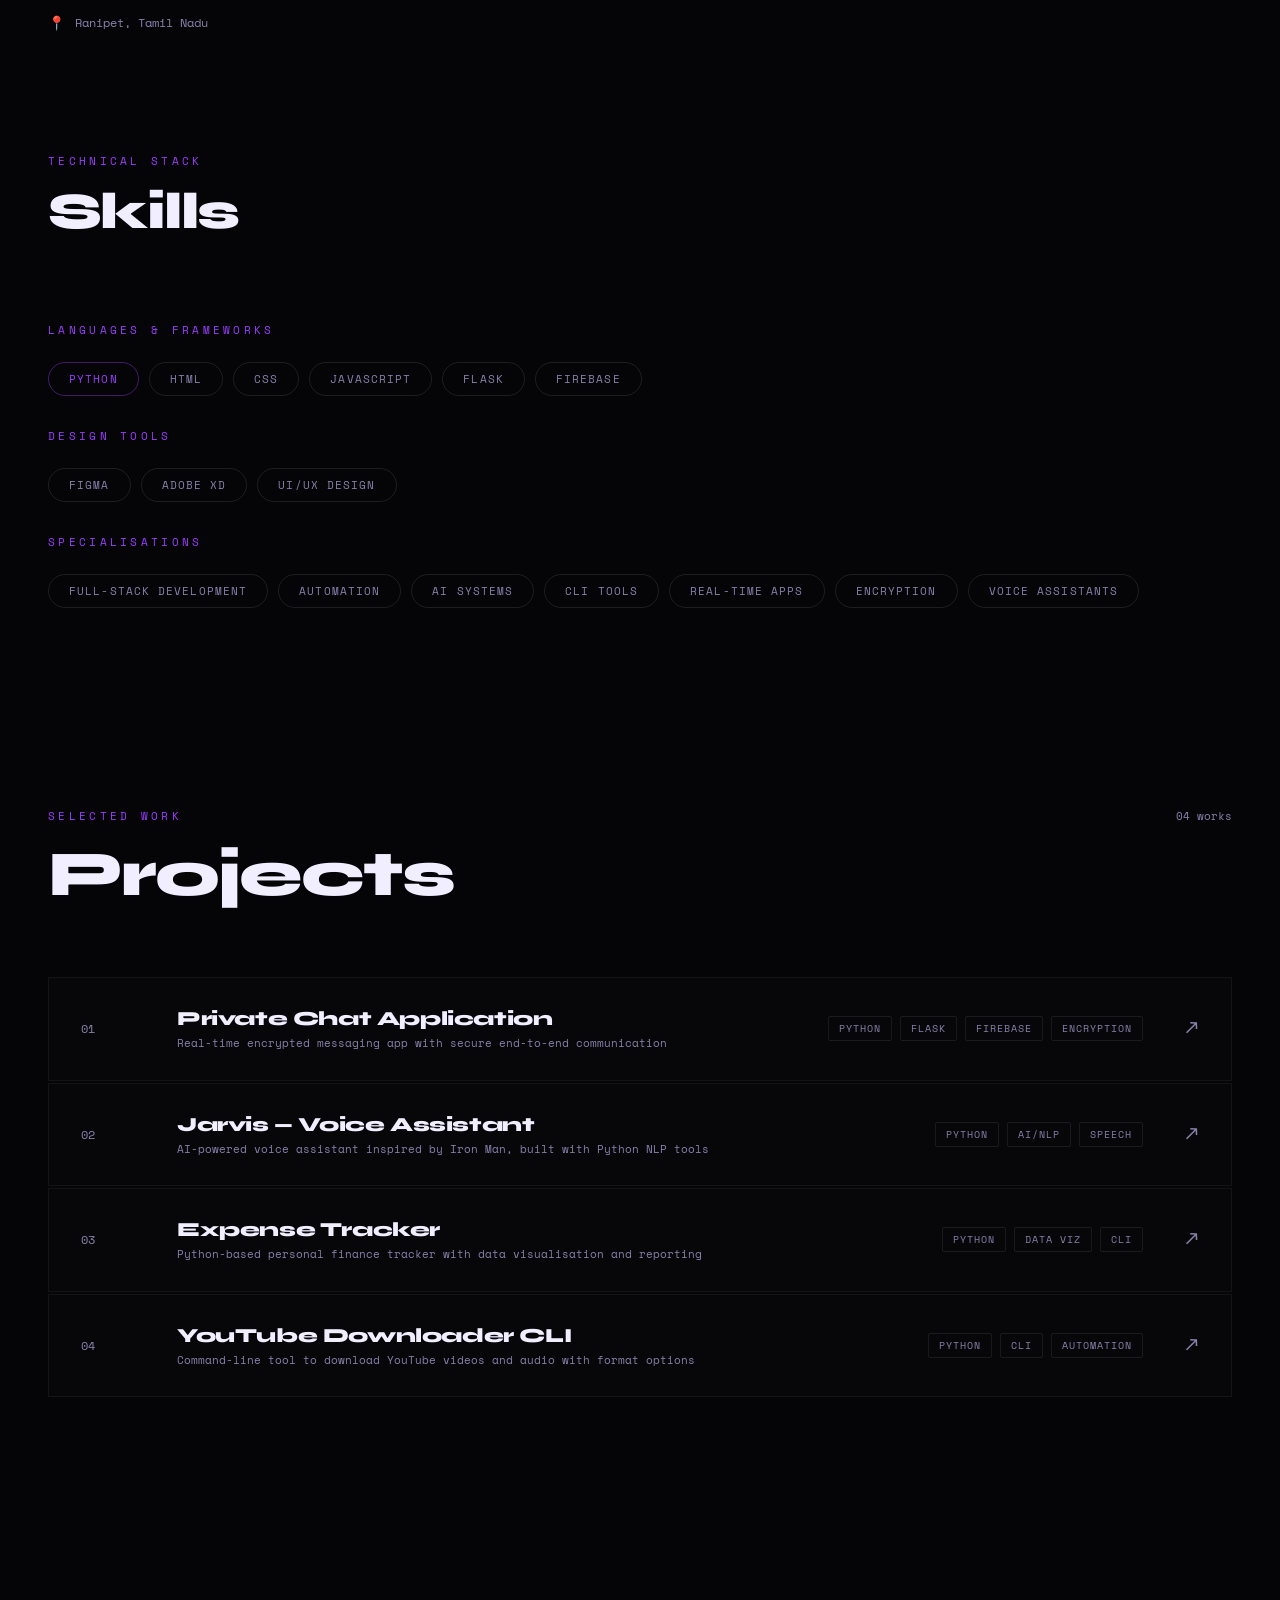
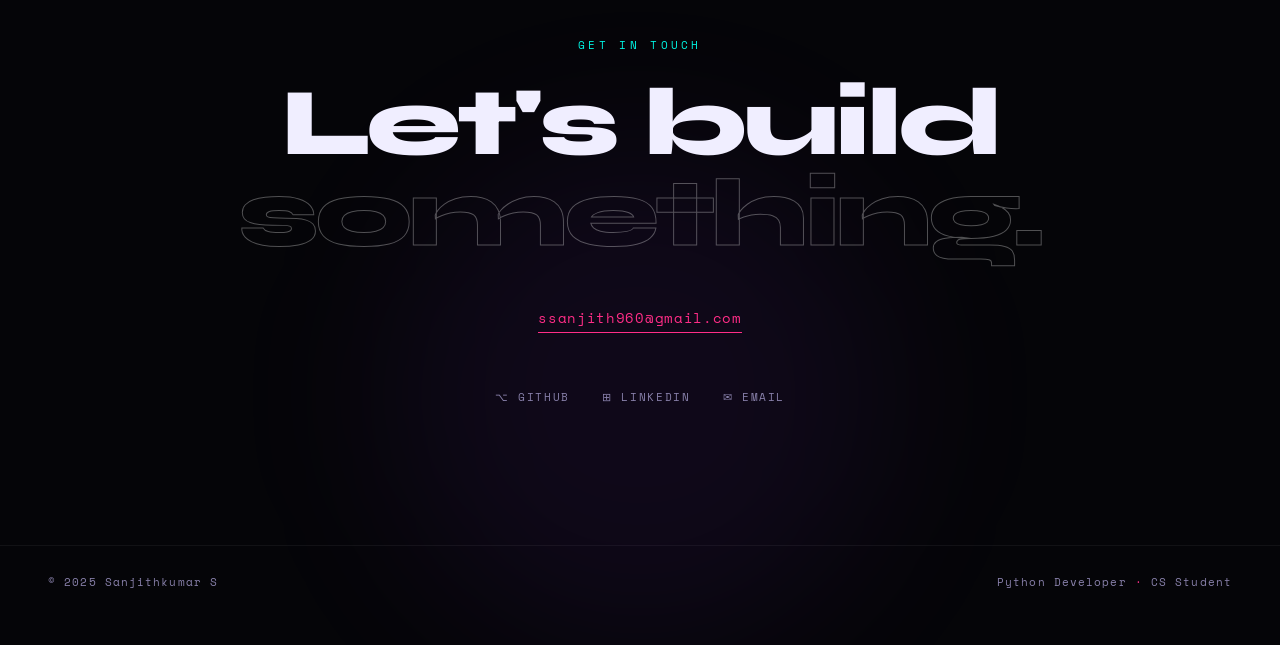
<file: sanjithkumar-portfolio.html>
<!DOCTYPE html>
<html lang="en">
<head>
<meta charset="UTF-8">
<meta name="viewport" content="width=device-width, initial-scale=1.0">
<title>Sanjithkumar S — Python Developer</title>
<link rel="preconnect" href="https://fonts.googleapis.com">
<link href="https://fonts.googleapis.com/css2?family=Syne:wght@400;700;800&family=Space+Mono:ital,wght@0,400;0,700;1,400&display=swap" rel="stylesheet">
<style>
  :root {
    --bg: #050508;
    --pink: #ff2d87;
    --purple: #9b3dff;
    --cyan: #00f5e4;
    --orange: #ff6b35;
    --yellow: #ffe135;
    --white: #f0eeff;
    --text-dim: #8880aa;
  }

  * { margin: 0; padding: 0; box-sizing: border-box; }
  html { scroll-behavior: smooth; }
  body {
    background: var(--bg);
    color: var(--white);
    font-family: 'Syne', sans-serif;
    overflow-x: hidden;
    cursor: none;
  }

  /* CURSOR */
  #cursor {
    position: fixed;
    width: 12px; height: 12px;
    background: var(--pink);
    border-radius: 50%;
    pointer-events: none;
    z-index: 9999;
    transform: translate(-50%, -50%);
    transition: width 0.2s, height 0.2s, background 0.2s;
    mix-blend-mode: screen;
  }
  #cursor-trail {
    position: fixed;
    width: 40px; height: 40px;
    border: 1px solid var(--purple);
    border-radius: 50%;
    pointer-events: none;
    z-index: 9998;
    transform: translate(-50%, -50%);
    transition: left 0.12s ease, top 0.12s ease, width 0.2s, height 0.2s;
    opacity: 0.6;
  }

  /* CANVAS */
  #bg-canvas {
    position: fixed;
    top: 0; left: 0;
    width: 100%; height: 100%;
    z-index: 0;
    pointer-events: none;
  }

  /* NAV */
  nav {
    position: fixed;
    top: 0; left: 0; right: 0;
    z-index: 100;
    display: flex;
    justify-content: space-between;
    align-items: center;
    padding: 28px 48px;
  }
  .nav-logo {
    font-size: 13px;
    letter-spacing: 0.2em;
    text-transform: uppercase;
    color: var(--white);
    font-family: 'Space Mono', monospace;
    opacity: 0.7;
    text-decoration: none;
  }
  .nav-links { display: flex; gap: 36px; list-style: none; }
  .nav-links a {
    font-family: 'Space Mono', monospace;
    font-size: 11px;
    letter-spacing: 0.15em;
    text-transform: uppercase;
    color: var(--text-dim);
    text-decoration: none;
    transition: color 0.3s;
    position: relative;
  }
  .nav-links a::after {
    content: '';
    position: absolute;
    bottom: -4px; left: 0;
    width: 0; height: 1px;
    background: var(--pink);
    transition: width 0.3s;
  }
  .nav-links a:hover { color: var(--white); }
  .nav-links a:hover::after { width: 100%; }

  section { position: relative; z-index: 1; }

  /* HERO */
  #hero {
    height: 100vh;
    display: flex;
    flex-direction: column;
    justify-content: center;
    padding: 0 48px;
    overflow: hidden;
  }
  .hero-eyebrow {
    font-family: 'Space Mono', monospace;
    font-size: 11px;
    letter-spacing: 0.3em;
    text-transform: uppercase;
    color: var(--pink);
    margin-bottom: 24px;
    opacity: 0;
    animation: fadeUp 0.8s 0.3s forwards;
  }
  .hero-title {
    font-size: clamp(52px, 7.5vw, 112px);
    font-weight: 800;
    line-height: 0.95;
    letter-spacing: -0.03em;
    opacity: 0;
    animation: fadeUp 0.8s 0.5s forwards;
  }
  .hero-title span { display: block; }
  .hero-title .outline {
    -webkit-text-stroke: 1px var(--white);
    color: transparent;
  }
  .hero-title .colored {
    background: linear-gradient(135deg, var(--pink), var(--purple));
    -webkit-background-clip: text;
    -webkit-text-fill-color: transparent;
    background-clip: text;
  }
  .hero-sub {
    margin-top: 40px;
    font-family: 'Space Mono', monospace;
    font-size: 13px;
    color: var(--text-dim);
    line-height: 1.9;
    max-width: 520px;
    opacity: 0;
    animation: fadeUp 0.8s 0.8s forwards;
  }
  .hero-sub strong { color: var(--cyan); font-weight: 400; }
  .hero-cta {
    margin-top: 48px;
    display: flex;
    align-items: center;
    gap: 32px;
    opacity: 0;
    animation: fadeUp 0.8s 1.0s forwards;
  }
  .btn-primary {
    display: inline-flex;
    align-items: center;
    gap: 12px;
    padding: 16px 32px;
    background: linear-gradient(135deg, var(--pink), var(--purple));
    color: #fff;
    font-family: 'Space Mono', monospace;
    font-size: 12px;
    letter-spacing: 0.1em;
    text-decoration: none;
    text-transform: uppercase;
    border-radius: 2px;
    position: relative;
    overflow: hidden;
    transition: transform 0.3s;
  }
  .btn-primary::before {
    content: '';
    position: absolute; inset: 0;
    background: rgba(255,255,255,0.2);
    transform: translateX(-100%) skewX(-15deg);
    transition: transform 0.4s;
  }
  .btn-primary:hover { transform: translateY(-2px); }
  .btn-primary:hover::before { transform: translateX(200%) skewX(-15deg); }
  .btn-outline {
    display: inline-flex;
    align-items: center;
    gap: 10px;
    padding: 15px 30px;
    border: 1px solid rgba(255,255,255,0.15);
    color: var(--white);
    font-family: 'Space Mono', monospace;
    font-size: 12px;
    letter-spacing: 0.1em;
    text-decoration: none;
    text-transform: uppercase;
    border-radius: 2px;
    transition: border-color 0.3s, background 0.3s;
  }
  .btn-outline:hover {
    border-color: var(--cyan);
    background: rgba(0,245,228,0.06);
    color: var(--cyan);
  }
  .scroll-hint {
    font-family: 'Space Mono', monospace;
    font-size: 11px;
    color: var(--text-dim);
    letter-spacing: 0.15em;
    display: flex;
    align-items: center;
    gap: 8px;
    text-transform: uppercase;
  }
  .scroll-hint::before {
    content: '';
    display: block;
    width: 1px; height: 40px;
    background: linear-gradient(to bottom, transparent, var(--text-dim));
    animation: scrollLine 1.5s ease-in-out infinite;
  }
  @keyframes scrollLine {
    0%, 100% { opacity: 0.3; }
    50% { opacity: 1; }
  }
  .hero-tag {
    position: absolute;
    right: 48px; bottom: 80px;
    writing-mode: vertical-rl;
    font-family: 'Space Mono', monospace;
    font-size: 10px;
    letter-spacing: 0.3em;
    text-transform: uppercase;
    color: var(--text-dim);
    opacity: 0;
    animation: fadeUp 0.8s 1.2s forwards;
  }

  /* MARQUEE */
  .marquee-wrap {
    overflow: hidden;
    border-top: 1px solid rgba(255,255,255,0.06);
    border-bottom: 1px solid rgba(255,255,255,0.06);
    padding: 20px 0;
    background: rgba(255,45,135,0.03);
  }
  .marquee-track {
    display: flex;
    white-space: nowrap;
    animation: marquee 22s linear infinite;
  }
  .marquee-track span {
    font-size: 13px;
    font-family: 'Space Mono', monospace;
    color: var(--text-dim);
    letter-spacing: 0.2em;
    text-transform: uppercase;
    padding: 0 36px;
  }
  .marquee-track span.accent { color: var(--pink); padding: 0 16px; }
  @keyframes marquee {
    from { transform: translateX(0); }
    to { transform: translateX(-50%); }
  }

  /* ABOUT */
  #about {
    padding: 120px 48px;
    display: grid;
    grid-template-columns: 1.2fr 0.8fr;
    gap: 80px;
    align-items: start;
  }
  .about-label {
    font-family: 'Space Mono', monospace;
    font-size: 11px;
    letter-spacing: 0.3em;
    text-transform: uppercase;
    color: var(--cyan);
    margin-bottom: 24px;
  }
  .about-heading {
    font-size: clamp(36px, 4vw, 54px);
    font-weight: 800;
    line-height: 1.05;
    letter-spacing: -0.02em;
  }
  .about-heading em { font-style: normal; color: var(--pink); }
  .about-body {
    font-family: 'Space Mono', monospace;
    font-size: 13px;
    line-height: 1.9;
    color: var(--text-dim);
    margin-top: 28px;
  }
  .about-body strong { color: var(--white); font-weight: 700; }
  .about-body p + p { margin-top: 16px; }

  .contact-info {
    margin-top: 32px;
    display: flex;
    flex-direction: column;
    gap: 10px;
  }
  .contact-info a {
    font-family: 'Space Mono', monospace;
    font-size: 12px;
    color: var(--text-dim);
    text-decoration: none;
    display: flex;
    align-items: center;
    gap: 10px;
    transition: color 0.3s;
  }
  .contact-info a:hover { color: var(--cyan); }
  .contact-info .ci-icon { font-size: 14px; }

  .stats-grid {
    display: grid;
    grid-template-columns: 1fr 1fr;
    gap: 2px;
  }
  .stat-card {
    background: rgba(255,255,255,0.03);
    border: 1px solid rgba(255,255,255,0.06);
    padding: 32px 28px;
    transition: background 0.3s, border-color 0.3s;
  }
  .stat-card:hover {
    background: rgba(255,45,135,0.05);
    border-color: rgba(255,45,135,0.2);
  }
  .stat-num {
    font-size: 44px;
    font-weight: 800;
    letter-spacing: -0.03em;
    background: linear-gradient(135deg, var(--pink), var(--purple));
    -webkit-background-clip: text;
    -webkit-text-fill-color: transparent;
    background-clip: text;
    line-height: 1;
    margin-bottom: 8px;
  }
  .stat-label {
    font-family: 'Space Mono', monospace;
    font-size: 10px;
    letter-spacing: 0.2em;
    text-transform: uppercase;
    color: var(--text-dim);
  }

  /* SKILLS */
  #skills { padding: 0 48px 100px; }
  .skills-title {
    font-family: 'Space Mono', monospace;
    font-size: 11px;
    letter-spacing: 0.3em;
    text-transform: uppercase;
    color: var(--purple);
    margin-bottom: 24px;
  }
  .skills-strip {
    display: flex;
    flex-wrap: wrap;
    gap: 10px;
  }
  .skill-pill {
    padding: 8px 20px;
    border: 1px solid rgba(255,255,255,0.1);
    font-family: 'Space Mono', monospace;
    font-size: 11px;
    letter-spacing: 0.1em;
    text-transform: uppercase;
    color: var(--text-dim);
    border-radius: 100px;
    transition: all 0.3s;
    cursor: default;
  }
  .skill-pill:hover {
    border-color: var(--pink);
    color: var(--pink);
    background: rgba(255,45,135,0.08);
    transform: translateY(-2px);
  }
  .skill-pill.highlight {
    border-color: rgba(155,61,255,0.4);
    color: var(--purple);
  }

  /* PROJECTS */
  #projects { padding: 100px 48px; }
  .section-header {
    display: flex;
    align-items: baseline;
    justify-content: space-between;
    margin-bottom: 64px;
  }
  .section-label {
    font-family: 'Space Mono', monospace;
    font-size: 11px;
    letter-spacing: 0.3em;
    text-transform: uppercase;
    color: var(--purple);
  }
  .section-title {
    font-size: clamp(40px, 5vw, 68px);
    font-weight: 800;
    letter-spacing: -0.03em;
    margin-top: 12px;
  }
  .section-count {
    font-family: 'Space Mono', monospace;
    font-size: 11px;
    color: var(--text-dim);
  }

  .projects-list { display: flex; flex-direction: column; gap: 2px; }
  .project-row {
    display: grid;
    grid-template-columns: 64px 1fr auto auto;
    align-items: center;
    gap: 32px;
    padding: 28px 32px;
    border: 1px solid rgba(255,255,255,0.05);
    background: rgba(255,255,255,0.01);
    text-decoration: none;
    color: inherit;
    transition: all 0.4s;
    position: relative;
    overflow: hidden;
    cursor: none;
  }
  .project-row::before {
    content: '';
    position: absolute;
    left: 0; top: 0; bottom: 0; width: 0;
    background: linear-gradient(90deg, rgba(255,45,135,0.08), transparent);
    transition: width 0.4s;
  }
  .project-row:hover { border-color: rgba(255,45,135,0.25); }
  .project-row:hover::before { width: 100%; }
  .project-num {
    font-family: 'Space Mono', monospace;
    font-size: 12px;
    color: var(--text-dim);
  }
  .project-info {}
  .project-name {
    font-size: 20px;
    font-weight: 800;
    letter-spacing: -0.02em;
    transition: color 0.3s;
    margin-bottom: 4px;
  }
  .project-row:hover .project-name { color: var(--pink); }
  .project-desc {
    font-family: 'Space Mono', monospace;
    font-size: 11px;
    color: var(--text-dim);
    line-height: 1.5;
  }
  .project-tags { display: flex; gap: 8px; flex-wrap: wrap; justify-content: flex-end; }
  .project-tag {
    font-family: 'Space Mono', monospace;
    font-size: 10px;
    letter-spacing: 0.1em;
    text-transform: uppercase;
    color: var(--text-dim);
    padding: 4px 10px;
    border: 1px solid rgba(255,255,255,0.08);
    border-radius: 2px;
  }
  .project-arrow {
    font-size: 20px;
    color: var(--text-dim);
    transition: transform 0.3s, color 0.3s;
    min-width: 24px;
    text-align: right;
  }
  .project-row:hover .project-arrow {
    transform: translate(4px, -4px);
    color: var(--pink);
  }

  /* CONTACT */
  #contact {
    padding: 140px 48px;
    text-align: center;
    position: relative;
  }
  .contact-label {
    font-family: 'Space Mono', monospace;
    font-size: 11px;
    letter-spacing: 0.3em;
    text-transform: uppercase;
    color: var(--cyan);
    margin-bottom: 24px;
  }
  .contact-title {
    font-size: clamp(44px, 7.5vw, 96px);
    font-weight: 800;
    letter-spacing: -0.04em;
    line-height: 0.95;
    margin-bottom: 48px;
  }
  .contact-title .outline {
    -webkit-text-stroke: 1px rgba(255,255,255,0.3);
    color: transparent;
    display: block;
  }
  .contact-email {
    display: inline-block;
    font-family: 'Space Mono', monospace;
    font-size: 14px;
    color: var(--pink);
    text-decoration: none;
    border-bottom: 1px solid var(--pink);
    padding-bottom: 4px;
    margin-bottom: 56px;
    letter-spacing: 0.05em;
    transition: color 0.3s, border-color 0.3s;
  }
  .contact-email:hover { color: var(--purple); border-color: var(--purple); }
  .social-row {
    display: flex;
    justify-content: center;
    gap: 32px;
    flex-wrap: wrap;
  }
  .social-link {
    font-family: 'Space Mono', monospace;
    font-size: 11px;
    letter-spacing: 0.15em;
    text-transform: uppercase;
    color: var(--text-dim);
    text-decoration: none;
    transition: color 0.3s;
    display: flex;
    align-items: center;
    gap: 8px;
  }
  .social-link:hover { color: var(--white); }

  /* FOOTER */
  footer {
    padding: 28px 48px;
    display: flex;
    justify-content: space-between;
    align-items: center;
    border-top: 1px solid rgba(255,255,255,0.05);
  }
  .footer-copy {
    font-family: 'Space Mono', monospace;
    font-size: 11px;
    color: var(--text-dim);
    letter-spacing: 0.1em;
  }
  .footer-role {
    font-family: 'Space Mono', monospace;
    font-size: 11px;
    color: var(--text-dim);
    letter-spacing: 0.1em;
  }
  .footer-role span { color: var(--pink); }

  /* ANIMATIONS */
  @keyframes fadeUp {
    from { opacity: 0; transform: translateY(30px); }
    to { opacity: 1; transform: translateY(0); }
  }
  .reveal {
    opacity: 0;
    transform: translateY(40px);
    transition: opacity 0.8s cubic-bezier(0.16,1,0.3,1),
                transform 0.8s cubic-bezier(0.16,1,0.3,1);
  }
  .reveal.visible { opacity: 1; transform: translateY(0); }

  /* NOISE */
  .noise {
    position: fixed; inset: 0;
    pointer-events: none; z-index: 200;
    opacity: 0.03;
    background-image: url("data:image/svg+xml,%3Csvg viewBox='0 0 256 256' xmlns='http://www.w3.org/2000/svg'%3E%3Cfilter id='noise'%3E%3CfeTurbulence type='fractalNoise' baseFrequency='0.9' numOctaves='4' stitchTiles='stitch'/%3E%3C/filter%3E%3Crect width='100%25' height='100%25' filter='url(%23noise)'/%3E%3C/svg%3E");
    background-size: 200px 200px;
  }
  .glow-orb {
    position: absolute;
    border-radius: 50%;
    filter: blur(80px);
    pointer-events: none;
  }
  ::-webkit-scrollbar { width: 4px; }
  ::-webkit-scrollbar-track { background: var(--bg); }
  ::-webkit-scrollbar-thumb { background: var(--pink); border-radius: 2px; }
</style>
</head>
<body>

<div class="noise"></div>
<div id="cursor"></div>
<div id="cursor-trail"></div>
<canvas id="bg-canvas"></canvas>

<!-- NAV -->
<nav>
  <a href="#" class="nav-logo">S.Kumar</a>
  <ul class="nav-links">
    <li><a href="#about">About</a></li>
    <li><a href="#skills">Skills</a></li>
    <li><a href="#projects">Projects</a></li>
    <li><a href="#contact">Contact</a></li>
  </ul>
</nav>

<!-- HERO -->
<section id="hero">
  <div class="glow-orb" style="width:600px;height:600px;background:rgba(255,45,135,0.10);top:-100px;left:-100px;"></div>
  <div class="glow-orb" style="width:400px;height:400px;background:rgba(155,61,255,0.09);top:80px;right:-50px;"></div>

  <p class="hero-eyebrow">✦ Python Developer · Computer Science Student · Ranipet</p>
  <h1 class="hero-title">
    <span>Sanjithkumar</span>
    <span class="outline">Sukumar</span>
    <span class="colored">Dev.</span>
  </h1>
  <p class="hero-sub">
    Creative and detail-oriented CS student building <strong>real-world applications</strong>,
    <strong>automation tools</strong>, and <strong>AI-based systems</strong>.<br>
    Focused on performance, usability, and continuous learning.
  </p>
  <div class="hero-cta">
    <a href="#projects" class="btn-primary">View Projects →</a>
    <a href="https://github.com/sanjiri2318" target="_blank" class="btn-outline">GitHub ↗</a>
    <div class="scroll-hint">Scroll</div>
  </div>
  <div class="hero-tag">Python · Flask · Firebase · JavaScript</div>
</section>

<!-- MARQUEE -->
<div class="marquee-wrap">
  <div class="marquee-track">
    <span>Python</span><span class="accent">✦</span>
    <span>Flask</span><span class="accent">✦</span>
    <span>Firebase</span><span class="accent">✦</span>
    <span>JavaScript</span><span class="accent">✦</span>
    <span>HTML & CSS</span><span class="accent">✦</span>
    <span>Figma</span><span class="accent">✦</span>
    <span>Adobe XD</span><span class="accent">✦</span>
    <span>AI Systems</span><span class="accent">✦</span>
    <span>UI/UX Design</span><span class="accent">✦</span>
    <span>Full-Stack</span><span class="accent">✦</span>
    <!-- duplicate -->
    <span>Python</span><span class="accent">✦</span>
    <span>Flask</span><span class="accent">✦</span>
    <span>Firebase</span><span class="accent">✦</span>
    <span>JavaScript</span><span class="accent">✦</span>
    <span>HTML & CSS</span><span class="accent">✦</span>
    <span>Figma</span><span class="accent">✦</span>
    <span>Adobe XD</span><span class="accent">✦</span>
    <span>AI Systems</span><span class="accent">✦</span>
    <span>UI/UX Design</span><span class="accent">✦</span>
    <span>Full-Stack</span><span class="accent">✦</span>
  </div>
</div>

<!-- ABOUT -->
<section id="about">
  <div>
    <p class="about-label reveal">— About me</p>
    <h2 class="about-heading reveal">
      Code meets<br><em>creativity</em>
    </h2>
    <div class="about-body reveal">
      <p>
        I'm a <strong>Computer Science student</strong> with strong expertise in Python, full-stack development, and UI/UX design. I build applications that are both functional and beautiful.
      </p>
      <p>
        I've developed a <strong>real-time encrypted Private Chat Application</strong>, an <strong>AI-powered voice assistant (Jarvis)</strong>, a Python-based <strong>Expense Tracker</strong>, and a <strong>YouTube Downloader CLI</strong> tool — among many more.
      </p>
      <p>
        Passionate about <strong>solving real-world problems</strong> through technology. Seeking opportunities as a Python Developer or Software Engineer intern.
      </p>
    </div>
    <div class="contact-info reveal">
      <a href="mailto:ssanjith960@gmail.com">
        <span class="ci-icon">📧</span> ssanjith960@gmail.com
      </a>
      <a href="https://github.com/sanjiri2318" target="_blank">
        <span class="ci-icon">⌥</span> github.com/sanjiri2318
      </a>
      <a href="https://www.linkedin.com/in/sanjithkumar-sukumar/" target="_blank">
        <span class="ci-icon">⊞</span> linkedin.com/in/sanjithkumar-sukumar
      </a>
      <a href="#">
        <span class="ci-icon">📍</span> Ranipet, Tamil Nadu
      </a>
    </div>
  </div>
  <div>
    <div class="stats-grid reveal">
      <div class="stat-card">
        <div class="stat-num">4+</div>
        <div class="stat-label">Key projects</div>
      </div>
      <div class="stat-card">
        <div class="stat-num">AI</div>
        <div class="stat-label">Powered systems</div>
      </div>
      <div class="stat-card">
        <div class="stat-num">10+</div>
        <div class="stat-label">Technologies</div>
      </div>
      <div class="stat-card">
        <div class="stat-num">∞</div>
        <div class="stat-label">Curiosity</div>
      </div>
    </div>
  </div>
</section>

<!-- SKILLS -->
<section id="skills">
  <div style="padding: 0 0 40px;">
    <p class="section-label reveal">Technical stack</p>
    <h2 class="section-title reveal" style="font-size: clamp(36px, 4vw, 60px); margin-bottom: 40px;">Skills</h2>
  </div>

  <p class="skills-title reveal">Languages & Frameworks</p>
  <div class="skills-strip reveal" style="margin-bottom: 32px;">
    <div class="skill-pill highlight">Python</div>
    <div class="skill-pill">HTML</div>
    <div class="skill-pill">CSS</div>
    <div class="skill-pill">JavaScript</div>
    <div class="skill-pill">Flask</div>
    <div class="skill-pill">Firebase</div>
  </div>

  <p class="skills-title reveal" style="margin-top: 8px;">Design Tools</p>
  <div class="skills-strip reveal" style="margin-bottom: 32px;">
    <div class="skill-pill">Figma</div>
    <div class="skill-pill">Adobe XD</div>
    <div class="skill-pill">UI/UX Design</div>
  </div>

  <p class="skills-title reveal" style="margin-top: 8px;">Specialisations</p>
  <div class="skills-strip reveal">
    <div class="skill-pill">Full-Stack Development</div>
    <div class="skill-pill">Automation</div>
    <div class="skill-pill">AI Systems</div>
    <div class="skill-pill">CLI Tools</div>
    <div class="skill-pill">Real-time Apps</div>
    <div class="skill-pill">Encryption</div>
    <div class="skill-pill">Voice Assistants</div>
  </div>
</section>

<!-- PROJECTS -->
<section id="projects">
  <div class="section-header reveal">
    <div>
      <p class="section-label">Selected work</p>
      <h2 class="section-title">Projects</h2>
    </div>
    <span class="section-count">04 works</span>
  </div>

  <div class="projects-list">
    <a href="https://github.com/sanjiri2318" target="_blank" class="project-row reveal">
      <span class="project-num">01</span>
      <div class="project-info">
        <div class="project-name">Private Chat Application</div>
        <div class="project-desc">Real-time encrypted messaging app with secure end-to-end communication</div>
      </div>
      <div class="project-tags">
        <span class="project-tag">Python</span>
        <span class="project-tag">Flask</span>
        <span class="project-tag">Firebase</span>
        <span class="project-tag">Encryption</span>
      </div>
      <span class="project-arrow">↗</span>
    </a>

    <a href="https://github.com/sanjiri2318" target="_blank" class="project-row reveal">
      <span class="project-num">02</span>
      <div class="project-info">
        <div class="project-name">Jarvis — Voice Assistant</div>
        <div class="project-desc">AI-powered voice assistant inspired by Iron Man, built with Python NLP tools</div>
      </div>
      <div class="project-tags">
        <span class="project-tag">Python</span>
        <span class="project-tag">AI/NLP</span>
        <span class="project-tag">Speech</span>
      </div>
      <span class="project-arrow">↗</span>
    </a>

    <a href="https://github.com/sanjiri2318" target="_blank" class="project-row reveal">
      <span class="project-num">03</span>
      <div class="project-info">
        <div class="project-name">Expense Tracker</div>
        <div class="project-desc">Python-based personal finance tracker with data visualisation and reporting</div>
      </div>
      <div class="project-tags">
        <span class="project-tag">Python</span>
        <span class="project-tag">Data Viz</span>
        <span class="project-tag">CLI</span>
      </div>
      <span class="project-arrow">↗</span>
    </a>

    <a href="https://github.com/sanjiri2318" target="_blank" class="project-row reveal">
      <span class="project-num">04</span>
      <div class="project-info">
        <div class="project-name">YouTube Downloader CLI</div>
        <div class="project-desc">Command-line tool to download YouTube videos and audio with format options</div>
      </div>
      <div class="project-tags">
        <span class="project-tag">Python</span>
        <span class="project-tag">CLI</span>
        <span class="project-tag">Automation</span>
      </div>
      <span class="project-arrow">↗</span>
    </a>
  </div>
</section>

<!-- CONTACT -->
<section id="contact">
  <div class="glow-orb" style="width:500px;height:500px;background:rgba(155,61,255,0.07);bottom:-100px;left:50%;transform:translateX(-50%);"></div>
  <p class="contact-label reveal">Get in touch</p>
  <h2 class="contact-title reveal">
    Let's build
    <span class="outline">something.</span>
  </h2>
  <a href="mailto:ssanjith960@gmail.com" class="contact-email reveal">ssanjith960@gmail.com</a>
  <div class="social-row reveal">
    <a href="https://github.com/sanjiri2318" target="_blank" class="social-link">⌥ GitHub</a>
    <a href="https://www.linkedin.com/in/sanjithkumar-sukumar/" target="_blank" class="social-link">⊞ LinkedIn</a>
    <a href="mailto:ssanjith960@gmail.com" class="social-link">✉ Email</a>
  </div>
</section>

<footer>
  <span class="footer-copy">© 2025 Sanjithkumar S</span>
  <span class="footer-role">Python Developer <span>·</span> CS Student</span>
</footer>

<script>
// CURSOR
const cursor = document.getElementById('cursor');
const trail = document.getElementById('cursor-trail');
let mx = 0, my = 0;
document.addEventListener('mousemove', e => {
  mx = e.clientX; my = e.clientY;
  cursor.style.left = mx + 'px';
  cursor.style.top = my + 'px';
  setTimeout(() => {
    trail.style.left = mx + 'px';
    trail.style.top = my + 'px';
  }, 60);
});
document.querySelectorAll('a, button, .project-row').forEach(el => {
  el.addEventListener('mouseenter', () => {
    cursor.style.width = '20px'; cursor.style.height = '20px';
    cursor.style.background = 'var(--cyan)';
    trail.style.width = '60px'; trail.style.height = '60px';
  });
  el.addEventListener('mouseleave', () => {
    cursor.style.width = '12px'; cursor.style.height = '12px';
    cursor.style.background = 'var(--pink)';
    trail.style.width = '40px'; trail.style.height = '40px';
  });
});

// WEBGL PARTICLES
const canvas = document.getElementById('bg-canvas');
const gl = canvas.getContext('webgl') || canvas.getContext('experimental-webgl');
function resize() {
  canvas.width = window.innerWidth;
  canvas.height = window.innerHeight;
  if (gl) gl.viewport(0, 0, canvas.width, canvas.height);
}
resize();
window.addEventListener('resize', resize);

if (gl) {
  const vertSrc = `
    attribute vec2 a_pos;
    attribute float a_size;
    attribute float a_alpha;
    attribute vec3 a_color;
    uniform vec2 u_res;
    uniform float u_time;
    varying float v_alpha;
    varying vec3 v_color;
    void main() {
      vec2 clip = (a_pos / u_res) * 2.0 - 1.0;
      clip.y *= -1.0;
      float wave = sin(u_time * 0.7 + a_pos.x * 0.005) * 10.0;
      gl_Position = vec4(clip.x, clip.y + wave / u_res.y * 2.0, 0, 1);
      gl_PointSize = a_size;
      v_alpha = a_alpha;
      v_color = a_color;
    }
  `;
  const fragSrc = `
    precision mediump float;
    varying float v_alpha;
    varying vec3 v_color;
    void main() {
      float d = distance(gl_PointCoord, vec2(0.5));
      float circle = smoothstep(0.5, 0.3, d);
      gl_FragColor = vec4(v_color, v_alpha * circle);
    }
  `;
  function makeShader(type, src) {
    const s = gl.createShader(type);
    gl.shaderSource(s, src); gl.compileShader(s); return s;
  }
  const prog = gl.createProgram();
  gl.attachShader(prog, makeShader(gl.VERTEX_SHADER, vertSrc));
  gl.attachShader(prog, makeShader(gl.FRAGMENT_SHADER, fragSrc));
  gl.linkProgram(prog);
  gl.useProgram(prog);

  const N = 350;
  const positions = new Float32Array(N * 2);
  const sizes = new Float32Array(N);
  const alphas = new Float32Array(N);
  const colors = new Float32Array(N * 3);
  const vel = [];
  const palette = [
    [1,0.18,0.53],[0.61,0.24,1],[0,0.96,0.89],[1,0.42,0.21],[1,0.88,0.21]
  ];
  for (let i = 0; i < N; i++) {
    positions[i*2] = Math.random() * window.innerWidth;
    positions[i*2+1] = Math.random() * window.innerHeight;
    sizes[i] = Math.random() * 3 + 1;
    alphas[i] = Math.random() * 0.35 + 0.05;
    const c = palette[Math.floor(Math.random() * palette.length)];
    colors[i*3]=c[0]; colors[i*3+1]=c[1]; colors[i*3+2]=c[2];
    vel.push({ vx:(Math.random()-0.5)*0.3, vy:(Math.random()-0.5)*0.2 });
  }
  function makeBuf(data) {
    const b = gl.createBuffer();
    gl.bindBuffer(gl.ARRAY_BUFFER, b);
    gl.bufferData(gl.ARRAY_BUFFER, data, gl.DYNAMIC_DRAW);
    return b;
  }
  const posBuf=makeBuf(positions), sizeBuf=makeBuf(sizes), alphaBuf=makeBuf(alphas), colorBuf=makeBuf(colors);
  function bindAttr(buf, name, size, data) {
    gl.bindBuffer(gl.ARRAY_BUFFER, buf);
    gl.bufferData(gl.ARRAY_BUFFER, data, gl.DYNAMIC_DRAW);
    const loc = gl.getAttribLocation(prog, name);
    gl.enableVertexAttribArray(loc);
    gl.vertexAttribPointer(loc, size, gl.FLOAT, false, 0, 0);
  }
  gl.enable(gl.BLEND);
  gl.blendFunc(gl.SRC_ALPHA, gl.ONE);
  const uRes = gl.getUniformLocation(prog, 'u_res');
  const uTime = gl.getUniformLocation(prog, 'u_time');
  let mouseX = window.innerWidth/2, mouseY = window.innerHeight/2;
  document.addEventListener('mousemove', e => { mouseX=e.clientX; mouseY=e.clientY; });
  function tick(t) {
    t /= 1000;
    gl.clearColor(0,0,0,0); gl.clear(gl.COLOR_BUFFER_BIT);
    gl.uniform2f(uRes, canvas.width, canvas.height);
    gl.uniform1f(uTime, t);
    for (let i = 0; i < N; i++) {
      const dx=mouseX-positions[i*2], dy=mouseY-positions[i*2+1];
      const dist=Math.sqrt(dx*dx+dy*dy);
      if (dist < 120) { vel[i].vx -= dx/dist*0.05; vel[i].vy -= dy/dist*0.05; }
      vel[i].vx *= 0.99; vel[i].vy *= 0.99;
      positions[i*2] += vel[i].vx;
      positions[i*2+1] += vel[i].vy;
      if (positions[i*2] < 0) positions[i*2] = canvas.width;
      if (positions[i*2] > canvas.width) positions[i*2] = 0;
      if (positions[i*2+1] < 0) positions[i*2+1] = canvas.height;
      if (positions[i*2+1] > canvas.height) positions[i*2+1] = 0;
    }
    bindAttr(posBuf,'a_pos',2,positions);
    bindAttr(sizeBuf,'a_size',1,sizes);
    bindAttr(alphaBuf,'a_alpha',1,alphas);
    bindAttr(colorBuf,'a_color',3,colors);
    gl.drawArrays(gl.POINTS, 0, N);
    requestAnimationFrame(tick);
  }
  requestAnimationFrame(tick);
}

// SCROLL REVEAL
const observer = new IntersectionObserver(entries => {
  entries.forEach(e => { if (e.isIntersecting) e.target.classList.add('visible'); });
}, { threshold: 0.1 });
document.querySelectorAll('.reveal').forEach((el, i) => {
  el.style.transitionDelay = (i % 5) * 0.1 + 's';
  observer.observe(el);
});
</script>
</body>
</html>
</file>
